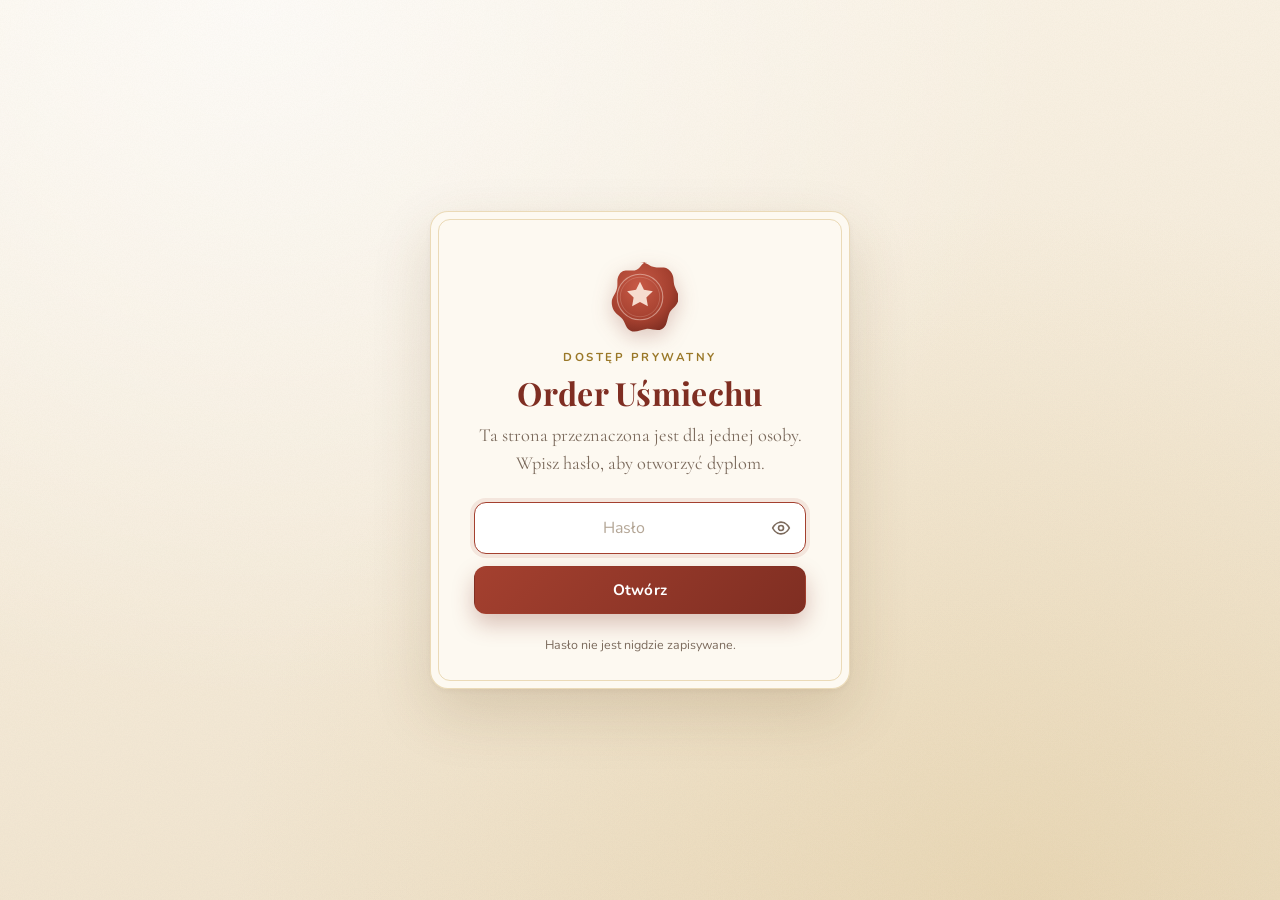
<file: index.html>
<!DOCTYPE html>
<html lang="pl">
<head>
  <meta charset="UTF-8">
  <meta name="viewport" content="width=device-width, initial-scale=1.0">
  <meta name="robots" content="noindex, nofollow">
  <meta name="theme-color" content="#a4402f">
  <title>Order Uśmiechu</title>
  <link rel="icon" href="data:image/svg+xml,<svg xmlns=%22http://www.w3.org/2000/svg%22 viewBox=%220 0 100 100%22><text y=%22.9em%22 font-size=%2290%22>🏅</text></svg>">
  <link rel="preconnect" href="https://fonts.googleapis.com">
  <link rel="preconnect" href="https://fonts.gstatic.com" crossorigin>
  <link href="https://fonts.googleapis.com/css2?family=Playfair+Display:ital,wght@0,600;0,700;1,500&family=Cormorant+Garamond:ital,wght@0,500;0,600;1,500&family=Caveat:wght@600&family=Nunito:wght@400;600;700&display=swap" rel="stylesheet">
  <link rel="stylesheet" href="css/style.css?v=3">
</head>
<body>
  <main class="gate" id="gate">
    <div class="gate-card">
      <svg class="gate-seal" viewBox="0 0 100 100" aria-hidden="true">
        <defs>
          <radialGradient id="wax" cx="40%" cy="35%" r="70%">
            <stop offset="0" stop-color="#c85a46"/>
            <stop offset="0.7" stop-color="#a4402f"/>
            <stop offset="1" stop-color="#7f2e22"/>
          </radialGradient>
        </defs>
        <path fill="url(#wax)" d="M50 4c9 0 12 6 20 7s14-2 20 5 3 13 6 21 7 11 4 19-9 9-12 17-2 15-9 19-13-1-21 0-14 6-21 2-6-12-12-17-11-8-12-17 3-11 6-19-1-14 4-21 12-4 20-5 8-11 17-11z"/>
        <circle cx="50" cy="50" r="30" fill="none" stroke="#f3d3c7" stroke-opacity="0.55" stroke-width="1.5"/>
        <circle cx="50" cy="50" r="26" fill="none" stroke="#f3d3c7" stroke-opacity="0.35" stroke-width="0.8"/>
        <path fill="#f6dccf" d="M50 30l5.2 10.6 11.7 1.7-8.5 8.2 2 11.6L50 56.6l-10.4 5.5 2-11.6-8.5-8.2 11.7-1.7z"/>
      </svg>
      <p class="gate-eyebrow">Dostęp prywatny</p>
      <h1>Order Uśmiechu</h1>
      <p class="gate-subtitle">Ta strona przeznaczona jest dla jednej osoby.<br>Wpisz hasło, aby otworzyć dyplom.</p>
      <form id="gate-form" autocomplete="off">
        <label class="sr-only" for="gate-password">Hasło</label>
        <div class="gate-field">
          <input
            type="password"
            id="gate-password"
            placeholder="Hasło"
            autocomplete="off"
            autocapitalize="off"
            spellcheck="false"
            autofocus
            required
          >
          <button type="button" class="gate-toggle" id="gate-toggle" aria-label="Pokaż hasło" aria-pressed="false">
            <svg viewBox="0 0 24 24" fill="none" stroke="currentColor" stroke-width="2" stroke-linecap="round" stroke-linejoin="round" aria-hidden="true">
              <path d="M2 12s3.5-7 10-7 10 7 10 7-3.5 7-10 7S2 12 2 12z"/>
              <circle cx="12" cy="12" r="3"/>
            </svg>
          </button>
        </div>
        <button type="submit" class="btn btn--primary">Otwórz</button>
      </form>
      <p class="gate-error" id="gate-error" hidden>Niepoprawne hasło. Spróbuj jeszcze raz.</p>
      <p class="gate-foot">Hasło nie jest nigdzie zapisywane.</p>
    </div>
  </main>

  <main class="content" id="content" tabindex="-1" hidden></main>

  <canvas id="confetti-canvas" aria-hidden="true" hidden></canvas>

  <script src="js/crypto.js?v=3"></script>
  <script src="js/gate.js?v=3"></script>
</body>
</html>
</file>
<file: css/style.css>
/* =====================================================================
   Order Uśmiechu — wspólne style (ekran hasła + dyplom)
   Paleta: pergamin, złoto, głęboka czerwień (pieczęć).
   ===================================================================== */

:root {
  --paper: #fbf5ea;
  --paper-deep: #efe2cb;
  --card-bg: #fdf9f1;
  --text: #2f241d;
  --muted: #7b6a5c;

  --gold: #c9a24a;
  --gold-light: #e9cf8a;
  --gold-dark: #9a7828;

  --accent: #a4402f;        /* czerwień pieczęci */
  --accent-dark: #7f2e22;
  --accent-soft: rgba(164, 64, 47, 0.1);

  --error: #a4402f;
  --radius: 18px;
  --shadow: 0 24px 60px rgba(96, 62, 20, 0.16), 0 2px 6px rgba(96, 62, 20, 0.06);

  --font-display: "Playfair Display", Georgia, "Times New Roman", serif;
  --font-body: "Cormorant Garamond", Georgia, "Times New Roman", serif;
  --font-ui: "Nunito", "Segoe UI", Verdana, Arial, sans-serif;
  --font-hand: "Caveat", "Segoe Script", cursive;
}

* {
  box-sizing: border-box;
}

/* Atrybut hidden ma wygrywać z każdym display ustawionym przez klasę */
[hidden] {
  display: none !important;
}

.sr-only {
  position: absolute;
  width: 1px;
  height: 1px;
  padding: 0;
  margin: -1px;
  overflow: hidden;
  clip: rect(0, 0, 0, 0);
  white-space: nowrap;
  border: 0;
}

html {
  -webkit-text-size-adjust: 100%;
}

body {
  margin: 0;
  min-height: 100vh;
  min-height: 100dvh;
  font-family: var(--font-ui);
  color: var(--text);
  background:
    radial-gradient(ellipse at 20% 0%, rgba(255, 255, 255, 0.7), transparent 55%),
    radial-gradient(ellipse at 80% 100%, rgba(201, 162, 74, 0.18), transparent 55%),
    linear-gradient(170deg, var(--paper), var(--paper-deep));
  display: flex;
  align-items: center;
  justify-content: center;
  padding: max(16px, env(safe-area-inset-top)) max(16px, env(safe-area-inset-right))
    max(16px, env(safe-area-inset-bottom)) max(16px, env(safe-area-inset-left));
  overflow-x: hidden;
  position: relative;
}

/* Delikatna faktura papieru (SVG szum, bez zewnętrznych plików) */
body::before {
  content: "";
  position: fixed;
  inset: 0;
  pointer-events: none;
  z-index: 0;
  opacity: 0.55;
  background-image: url("data:image/svg+xml;utf8,<svg xmlns='http://www.w3.org/2000/svg' width='220' height='220'><filter id='n'><feTurbulence type='fractalNoise' baseFrequency='0.85' numOctaves='2' stitchTiles='stitch'/><feColorMatrix values='0 0 0 0 0.35  0 0 0 0 0.25  0 0 0 0 0.12  0 0 0 0.07 0'/></filter><rect width='100%25' height='100%25' filter='url(%23n)'/></svg>");
}

body > * {
  position: relative;
  z-index: 1;
}

img,
svg {
  max-width: 100%;
}

button {
  font-family: inherit;
}

/* ---------------------------------------------------------------------
   Przyciski (wspólne)
   --------------------------------------------------------------------- */

.btn {
  display: inline-flex;
  align-items: center;
  justify-content: center;
  gap: 8px;
  padding: 13px 20px;
  border-radius: 12px;
  border: 1.5px solid transparent;
  font-family: var(--font-ui);
  font-size: 0.95rem;
  font-weight: 700;
  letter-spacing: 0.01em;
  cursor: pointer;
  text-decoration: none;
  transition: transform 0.15s ease, box-shadow 0.15s ease, border-color 0.15s ease,
    background-color 0.15s ease;
}

.btn:active {
  transform: translateY(0);
}

.btn--primary {
  background: linear-gradient(135deg, var(--accent), var(--accent-dark));
  color: #fff;
  box-shadow: 0 10px 22px rgba(127, 46, 34, 0.28);
}

.btn--primary:hover {
  transform: translateY(-2px);
  box-shadow: 0 14px 26px rgba(127, 46, 34, 0.33);
}

.btn--gold {
  background: linear-gradient(135deg, var(--gold), var(--gold-dark));
  color: #fff;
  box-shadow: 0 10px 22px rgba(154, 120, 40, 0.28);
}

.btn--gold:hover {
  transform: translateY(-2px);
  box-shadow: 0 14px 26px rgba(154, 120, 40, 0.33);
}

.btn--ghost {
  background: rgba(255, 255, 255, 0.55);
  color: var(--gold-dark);
  border-color: rgba(201, 162, 74, 0.55);
}

.btn--ghost:hover {
  transform: translateY(-2px);
  border-color: var(--gold);
  background: #fff;
}

.btn:focus-visible,
input:focus-visible,
textarea:focus-visible,
a:focus-visible {
  outline: 3px solid rgba(164, 64, 47, 0.35);
  outline-offset: 2px;
}

/* ---------------------------------------------------------------------
   Ekran hasła
   --------------------------------------------------------------------- */

.gate {
  width: 100%;
  display: flex;
  align-items: center;
  justify-content: center;
  animation: fadeIn 0.6s ease;
}

.gate-card {
  position: relative;
  background: var(--card-bg);
  border-radius: var(--radius);
  box-shadow: var(--shadow), inset 0 0 0 1px rgba(201, 162, 74, 0.35);
  padding: clamp(32px, 8vw, 44px) clamp(22px, 6vw, 36px) clamp(26px, 6vw, 32px);
  max-width: 420px;
  width: 100%;
  text-align: center;
}

.gate-card::after {
  content: "";
  position: absolute;
  inset: 8px;
  border: 1px solid rgba(201, 162, 74, 0.35);
  border-radius: calc(var(--radius) - 6px);
  pointer-events: none;
}

.gate-seal {
  width: 76px;
  height: 76px;
  margin: 0 auto 14px;
  display: block;
  filter: drop-shadow(0 6px 10px rgba(127, 46, 34, 0.25));
  animation: pop 0.6s cubic-bezier(0.2, 0.9, 0.3, 1.2);
}

.gate-eyebrow {
  margin: 0 0 6px;
  font-size: 0.72rem;
  letter-spacing: 0.22em;
  text-transform: uppercase;
  color: var(--gold-dark);
  font-weight: 700;
}

.gate-card h1 {
  font-family: var(--font-display);
  font-size: clamp(1.65rem, 6vw, 2rem);
  margin: 0 0 8px;
  color: var(--accent-dark);
  letter-spacing: 0.01em;
}

.gate-subtitle {
  margin: 0 0 24px;
  font-family: var(--font-body);
  font-size: clamp(1.05rem, 4vw, 1.15rem);
  color: var(--muted);
  line-height: 1.5;
}

#gate-form {
  display: flex;
  flex-direction: column;
  gap: 12px;
}

.gate-field {
  position: relative;
  display: flex;
  align-items: center;
}

#gate-password {
  width: 100%;
  padding: 14px 48px 14px 16px;
  border-radius: 12px;
  border: 1.5px solid rgba(201, 162, 74, 0.55);
  font-size: 1rem;
  text-align: center;
  font-family: var(--font-ui);
  background: #fff;
  color: var(--text);
  letter-spacing: 0.08em;
  transition: border-color 0.15s ease, box-shadow 0.15s ease;
}

#gate-password::placeholder {
  letter-spacing: 0.01em;
  color: #b3a595;
}

#gate-password:focus {
  outline: none;
  border-color: var(--accent);
  box-shadow: 0 0 0 4px var(--accent-soft);
}

.gate-toggle {
  position: absolute;
  right: 6px;
  top: 50%;
  transform: translateY(-50%);
  width: 38px;
  height: 38px;
  border: none;
  border-radius: 10px;
  background: transparent;
  color: var(--muted);
  cursor: pointer;
  display: inline-flex;
  align-items: center;
  justify-content: center;
}

.gate-toggle:hover {
  background: rgba(201, 162, 74, 0.15);
  color: var(--accent-dark);
}

.gate-toggle svg {
  width: 20px;
  height: 20px;
}

.gate-error {
  color: var(--error);
  margin: 14px 0 0;
  font-size: 0.9rem;
  font-weight: 600;
  animation: shake 0.3s ease;
}

.gate-foot {
  margin: 22px 0 0;
  font-size: 0.78rem;
  color: var(--muted);
}

/* ---------------------------------------------------------------------
   Widok po odblokowaniu: pasek górny + dyplom + panel boczny
   --------------------------------------------------------------------- */

.content {
  width: 100%;
  max-width: 720px;
  animation: fadeIn 0.6s ease;
  align-self: flex-start;
}

.content:focus {
  outline: none;
}

.btn--sm {
  padding: 9px 14px;
  font-size: 0.85rem;
  border-radius: 10px;
}

.topbar {
  position: sticky;
  top: 8px;
  z-index: 5;
  display: flex;
  align-items: center;
  justify-content: space-between;
  gap: 10px;
  padding: 10px 12px 10px 16px;
  margin-bottom: 14px;
  border-radius: 14px;
  background: rgba(253, 249, 241, 0.92);
  backdrop-filter: blur(8px);
  -webkit-backdrop-filter: blur(8px);
  box-shadow: 0 8px 24px rgba(96, 62, 20, 0.12), inset 0 0 0 1px rgba(201, 162, 74, 0.4);
}

.topbar-title {
  font-family: var(--font-display);
  font-weight: 700;
  color: var(--accent-dark);
  font-size: 1.05rem;
  white-space: nowrap;
}

.topbar-nav {
  display: flex;
  gap: 8px;
  flex-wrap: wrap;
  justify-content: flex-end;
}

.unlocked-grid {
  display: grid;
  grid-template-columns: 1fr;
  gap: 14px;
}

/* ---------- Dyplom (kompaktowy) ---------- */

.diploma {
  position: relative;
  background: var(--card-bg);
  background-image:
    radial-gradient(circle at 12% 10%, rgba(201, 162, 74, 0.1), transparent 42%),
    radial-gradient(circle at 88% 92%, rgba(164, 64, 47, 0.07), transparent 42%);
  border-radius: 10px;
  box-shadow: var(--shadow);
  padding: clamp(26px, 6vw, 34px) clamp(20px, 6vw, 40px) clamp(22px, 5vw, 28px);
  text-align: center;
  border: 1px solid rgba(154, 120, 40, 0.55);
}

.diploma::before {
  content: "";
  position: absolute;
  inset: 8px;
  border: 2px solid rgba(201, 162, 74, 0.75);
  border-radius: 6px;
  pointer-events: none;
}

.diploma::after {
  content: "";
  position: absolute;
  inset: 13px;
  border: 1px solid rgba(201, 162, 74, 0.4);
  border-radius: 4px;
  pointer-events: none;
}

.corner {
  position: absolute;
  width: 22px;
  height: 22px;
  pointer-events: none;
  z-index: 2;
}

.corner::before,
.corner::after {
  content: "";
  position: absolute;
  background: var(--gold-dark);
}

.corner::before { width: 100%; height: 2px; }
.corner::after { width: 2px; height: 100%; }

.corner--tl { top: 8px; left: 8px; }
.corner--tr { top: 8px; right: 8px; transform: scaleX(-1); }
.corner--bl { bottom: 8px; left: 8px; transform: scaleY(-1); }
.corner--br { bottom: 8px; right: 8px; transform: scale(-1); }

.corner span {
  position: absolute;
  top: 6px;
  left: 6px;
  width: 6px;
  height: 6px;
  background: var(--gold);
  transform: rotate(45deg);
}

.diploma > .reveal {
  animation: rise 0.6s ease both;
  animation-delay: calc(0.05s + var(--d, 0) * 0.08s);
}

.medal {
  width: clamp(64px, 16vw, 78px);
  height: auto;
  margin: 0 auto 4px;
  display: block;
  filter: drop-shadow(0 8px 12px rgba(96, 62, 20, 0.26));
}

.eyebrow {
  margin: 0 0 2px;
  font-size: 0.68rem;
  letter-spacing: 0.26em;
  text-transform: uppercase;
  color: var(--gold-dark);
  font-weight: 700;
}

.diploma h1 {
  font-family: var(--font-display);
  font-size: clamp(1.6rem, 6vw, 2.1rem);
  margin: 0 0 2px;
  color: var(--accent-dark);
  letter-spacing: 0.02em;
  line-height: 1.1;
}

.ornament {
  width: min(180px, 55%);
  height: auto;
  margin: 2px auto 10px;
  display: block;
  color: var(--gold);
}

.lead-in {
  margin: 0;
  font-family: var(--font-body);
  font-style: italic;
  font-size: 1rem;
  color: var(--muted);
}

.name {
  font-family: var(--font-display);
  font-size: clamp(1.4rem, 5.5vw, 1.75rem);
  font-weight: 700;
  color: var(--gold-dark);
  margin: 0 0 14px;
  position: relative;
  display: inline-block;
  padding: 0 12px;
}

.name::after {
  content: "";
  display: block;
  width: 100%;
  height: 2px;
  margin: 4px auto 0;
  background: linear-gradient(90deg, transparent, var(--gold), transparent);
  transform: scaleX(0);
  animation: draw 0.8s ease 0.7s forwards;
}

.diploma-text {
  text-align: left;
  font-family: var(--font-body);
  font-size: clamp(1.02rem, 3.8vw, 1.12rem);
  line-height: 1.5;
  color: var(--text);
}

.diploma-text p {
  margin: 0 0 10px;
}

.diploma-text strong {
  color: var(--accent-dark);
  font-weight: 600;
}

.signoff {
  display: flex;
  align-items: center;
  justify-content: space-between;
  gap: 14px;
  margin-top: 12px;
}

.seal {
  width: clamp(64px, 16vw, 78px);
  height: auto;
  flex-shrink: 0;
  color: var(--accent);
  opacity: 0.88;
  transform: rotate(-9deg);
  filter: drop-shadow(0 3px 4px rgba(127, 46, 34, 0.18));
}

.signature {
  text-align: right;
}

.signature-hand {
  font-family: var(--font-hand);
  font-size: clamp(1.35rem, 5.5vw, 1.6rem);
  color: var(--accent-dark);
  line-height: 1.1;
  margin: 0;
}

.signature-date {
  margin: 4px 0 0;
  font-family: var(--font-body);
  font-style: italic;
  font-size: 0.92rem;
  color: var(--muted);
}

/* ---------- Panel boczny: karta encyklopedii + odpowiedź ---------- */

.side {
  display: flex;
  flex-direction: column;
  gap: 14px;
}

.wiki-card {
  display: flex;
  gap: 14px;
  align-items: flex-start;
  padding: 18px;
  border-radius: 14px;
  text-decoration: none;
  color: #fff;
  background: linear-gradient(140deg, var(--gold) 0%, var(--gold-dark) 100%);
  box-shadow: 0 14px 30px rgba(154, 120, 40, 0.3);
  transition: transform 0.15s ease, box-shadow 0.15s ease;
}

.wiki-card:hover {
  transform: translateY(-2px);
  box-shadow: 0 18px 34px rgba(154, 120, 40, 0.36);
}

.wiki-card-icon {
  width: 44px;
  height: 44px;
  flex-shrink: 0;
  color: #fff7dc;
  opacity: 0.95;
}

.wiki-card-body {
  display: flex;
  flex-direction: column;
  gap: 4px;
  min-width: 0;
}

.wiki-card-eyebrow {
  font-size: 0.68rem;
  letter-spacing: 0.2em;
  text-transform: uppercase;
  font-weight: 700;
  opacity: 0.85;
}

.wiki-card-title {
  font-family: var(--font-display);
  font-size: 1.15rem;
  font-weight: 700;
  line-height: 1.2;
}

.wiki-card-desc {
  font-size: 0.86rem;
  line-height: 1.45;
  opacity: 0.92;
}

.wiki-card-cta {
  margin-top: 6px;
  align-self: flex-start;
  padding: 8px 14px;
  border-radius: 999px;
  background: rgba(255, 255, 255, 0.92);
  color: var(--gold-dark);
  font-size: 0.82rem;
  font-weight: 700;
}

.reply-box {
  padding: 16px 18px;
  border-radius: 14px;
  background: var(--card-bg);
  box-shadow: var(--shadow), inset 0 0 0 1px rgba(201, 162, 74, 0.35);
  text-align: left;
}

.reply-label {
  font-weight: 700;
  margin: 0 0 2px;
  font-size: 1rem;
}

.reply-sub {
  margin: 0 0 10px;
  font-size: 0.84rem;
  color: var(--muted);
}

#reply-text {
  width: 100%;
  padding: 11px 13px;
  border-radius: 12px;
  border: 1.5px solid rgba(201, 162, 74, 0.55);
  font-family: var(--font-ui);
  font-size: 0.95rem;
  resize: vertical;
  background: #fff;
  color: var(--text);
  margin-bottom: 10px;
  min-height: 84px;
}

#reply-text:focus {
  outline: none;
  border-color: var(--accent);
  box-shadow: 0 0 0 4px var(--accent-soft);
}

#reply-send {
  width: 100%;
}

.reply-hint {
  margin: 10px 0 0;
  font-size: 0.82rem;
  color: var(--muted);
  text-align: center;
}

.reply-hint a {
  color: var(--accent-dark);
}

/* ---------------------------------------------------------------------
   Konfetti (jednorazowo po odblokowaniu)
   --------------------------------------------------------------------- */

#confetti-canvas {
  position: fixed;
  inset: 0;
  width: 100%;
  height: 100%;
  pointer-events: none;
  z-index: 999;
}

/* ---------------------------------------------------------------------
   Animacje
   --------------------------------------------------------------------- */

@keyframes fadeIn {
  from { opacity: 0; transform: translateY(8px); }
  to { opacity: 1; transform: translateY(0); }
}

@keyframes rise {
  from { opacity: 0; transform: translateY(14px); }
  to { opacity: 1; transform: translateY(0); }
}

@keyframes pop {
  0% { transform: scale(0.6); opacity: 0; }
  70% { transform: scale(1.08); }
  100% { transform: scale(1); opacity: 1; }
}

@keyframes draw {
  to { transform: scaleX(1); }
}

@keyframes shake {
  0%, 100% { transform: translateX(0); }
  25% { transform: translateX(-4px); }
  75% { transform: translateX(4px); }
}

/* ---------------------------------------------------------------------
   Responsywność
   --------------------------------------------------------------------- */

@media (max-width: 380px) {
  .diploma::after {
    display: none;
  }

  .corner {
    width: 18px;
    height: 18px;
  }

  .corner span {
    display: none;
  }

  .signoff {
    flex-direction: column;
    align-items: center;
  }

  .signature {
    text-align: center;
  }

}

@media (max-width: 560px) {
  .topbar {
    flex-direction: column;
    align-items: stretch;
    gap: 8px;
    padding: 10px 12px;
  }

  .topbar-title {
    text-align: center;
  }

  .topbar-nav {
    justify-content: stretch;
  }

  .topbar-nav .btn {
    flex: 1 1 0;
  }
}

@media (min-width: 640px) {
  .gate-card {
    padding: 48px 44px 36px;
  }
}

/* Szerokie ekrany: dyplom po lewej, panel boczny po prawej — bez scrollowania */
@media (min-width: 960px) {
  .content {
    max-width: 1100px;
  }

  .unlocked-grid {
    grid-template-columns: minmax(0, 1.55fr) minmax(300px, 1fr);
    align-items: start;
  }

  .side {
    position: sticky;
    top: 76px;
  }
}

@media (max-height: 480px) and (orientation: landscape) {
  body {
    align-items: flex-start;
  }

  .gate-card,
  .diploma {
    padding: 22px 26px;
  }

  .medal {
    width: 56px;
  }
}

@media (prefers-reduced-motion: reduce) {
  *,
  *::before,
  *::after {
    animation-duration: 0.01ms !important;
    animation-delay: 0s !important;
    animation-iteration-count: 1 !important;
    transition-duration: 0.01ms !important;
  }

  .name::after {
    transform: scaleX(1);
  }

  #confetti-canvas {
    display: none;
  }
}

@media (pointer: coarse) {
  .btn,
  #gate-password,
  #reply-text {
    min-height: 48px;
  }
}

/* ---------------------------------------------------------------------
   Druk — tylko dyplom
   --------------------------------------------------------------------- */

@media print {
  @page {
    margin: 12mm;
  }

  body {
    background: #fff;
    padding: 0;
    display: block;
  }

  body::before,
  .gate,
  .topbar,
  .side,
  #confetti-canvas {
    display: none !important;
  }

  .unlocked-grid {
    display: block;
  }

  .content {
    max-width: none;
    animation: none;
  }

  .diploma {
    box-shadow: none;
    border-color: var(--gold-dark);
    -webkit-print-color-adjust: exact;
    print-color-adjust: exact;
  }

  .diploma > .reveal {
    animation: none;
    opacity: 1;
  }

  .name::after {
    transform: scaleX(1);
    animation: none;
  }
}
</file>
<file: css/encyklopedia.css>
/* =====================================================================
   Encyklopedia — style strony (korzysta ze zmiennych z style.css)
   ===================================================================== */

:root {
  --abbr: #4f6b5a;       /* kolor kategorii „Skróty” */
  --abbr-soft: rgba(79, 107, 90, 0.12);
}

.encyclopedia-page {
  align-items: flex-start;
  padding: max(20px, env(safe-area-inset-top)) max(16px, env(safe-area-inset-right)) 60px
    max(16px, env(safe-area-inset-left));
}

.wiki {
  width: 100%;
  max-width: 780px;
  margin: 0 auto;
  animation: fadeIn 0.6s ease;
}

/* ---------- Nagłówek ---------- */

.wiki-header {
  background: var(--card-bg);
  border-radius: var(--radius);
  box-shadow: var(--shadow), inset 0 0 0 1px rgba(201, 162, 74, 0.35);
  padding: clamp(22px, 6vw, 32px) clamp(18px, 5vw, 30px);
  margin-bottom: 18px;
}

.wiki-header-top {
  display: flex;
  align-items: center;
  justify-content: space-between;
  gap: 12px;
  margin-bottom: 8px;
}

.wiki-eyebrow {
  margin: 0;
  font-size: 0.74rem;
  letter-spacing: 0.22em;
  text-transform: uppercase;
  color: var(--gold-dark);
  font-weight: 700;
}

.wiki-back {
  font-size: 0.85rem;
  font-weight: 700;
  color: var(--accent-dark);
  text-decoration: none;
  padding: 6px 12px;
  border-radius: 999px;
  border: 1.5px solid rgba(164, 64, 47, 0.3);
  white-space: nowrap;
  transition: background-color 0.15s ease, border-color 0.15s ease;
}

.wiki-back:hover {
  background: var(--accent-soft);
  border-color: var(--accent);
}

.wiki-header h1 {
  font-family: var(--font-display);
  font-size: clamp(1.45rem, 6vw, 2rem);
  margin: 0 0 12px;
  color: var(--accent-dark);
  line-height: 1.15;
}

.wiki-subtitle {
  margin: 0 0 14px;
  line-height: 1.6;
  font-family: var(--font-body);
  font-size: clamp(1.05rem, 4vw, 1.15rem);
  color: var(--text);
}

.wiki-meta {
  margin: 0;
  display: flex;
  flex-wrap: wrap;
  gap: 6px 10px;
  font-size: 0.82rem;
  color: var(--muted);
}

.wiki-meta strong {
  color: var(--accent-dark);
}

.wiki-meta-sep {
  opacity: 0.6;
}

kbd {
  font-family: var(--font-ui);
  font-size: 0.75rem;
  padding: 1px 6px;
  border-radius: 6px;
  border: 1px solid rgba(201, 162, 74, 0.55);
  background: #fff;
  color: var(--text);
}

/* ---------- Układ ---------- */

.wiki-layout {
  display: grid;
  grid-template-columns: 1fr;
  gap: 16px;
}

.wiki-sidebar {
  background: var(--card-bg);
  border-radius: var(--radius);
  box-shadow: var(--shadow), inset 0 0 0 1px rgba(201, 162, 74, 0.35);
  padding: clamp(16px, 5vw, 20px);
  display: flex;
  flex-direction: column;
  gap: 12px;
}

/* ---------- Wyszukiwarka ---------- */

.wiki-search-wrap {
  position: relative;
}

.wiki-search {
  width: 100%;
  padding: 12px 40px 12px 14px;
  border-radius: 12px;
  border: 1.5px solid rgba(201, 162, 74, 0.55);
  font-size: 1rem;
  font-family: var(--font-ui);
  background: #fff;
  color: var(--text);
  transition: border-color 0.15s ease, box-shadow 0.15s ease;
}

.wiki-search::-webkit-search-cancel-button {
  display: none;
}

.wiki-search:focus {
  outline: none;
  border-color: var(--accent);
  box-shadow: 0 0 0 4px var(--accent-soft);
}

.wiki-clear {
  position: absolute;
  right: 6px;
  top: 50%;
  transform: translateY(-50%);
  width: 32px;
  height: 32px;
  border: none;
  border-radius: 8px;
  background: transparent;
  color: var(--muted);
  font-size: 1.3rem;
  line-height: 1;
  cursor: pointer;
}

.wiki-clear:hover {
  background: rgba(201, 162, 74, 0.15);
  color: var(--accent-dark);
}

/* ---------- Zakładki ---------- */

.wiki-tabs {
  display: flex;
  gap: 6px;
  flex-wrap: wrap;
}

.wiki-tab {
  display: inline-flex;
  align-items: center;
  gap: 6px;
  padding: 7px 12px;
  min-height: 36px;
  border-radius: 999px;
  border: 1.5px solid rgba(201, 162, 74, 0.5);
  background: #fff;
  color: var(--text);
  font-weight: 700;
  font-size: 0.82rem;
  cursor: pointer;
  transition: all 0.15s ease;
  flex: 1 1 auto;
  justify-content: center;
  white-space: nowrap;
}

.wiki-tab:hover {
  border-color: var(--accent);
}

.wiki-tab.active {
  background: linear-gradient(135deg, var(--accent), var(--accent-dark));
  border-color: transparent;
  color: #fff;
}

.wiki-tab-count {
  font-size: 0.7rem;
  font-weight: 700;
  padding: 1px 7px;
  border-radius: 999px;
  background: rgba(201, 162, 74, 0.2);
  color: var(--gold-dark);
}

.wiki-tab.active .wiki-tab-count {
  background: rgba(255, 255, 255, 0.22);
  color: #fff;
}

/* ---------- Pasek narzędzi ---------- */

.wiki-toolbar {
  display: flex;
  align-items: center;
  justify-content: space-between;
  gap: 8px;
  font-size: 0.8rem;
  color: var(--muted);
}

.wiki-result-count strong {
  color: var(--text);
}

.wiki-random {
  border: none;
  background: transparent;
  color: var(--accent-dark);
  font-weight: 700;
  font-size: 0.8rem;
  cursor: pointer;
  padding: 4px 8px;
  border-radius: 8px;
}

.wiki-random:hover {
  background: var(--accent-soft);
}

/* ---------- Lista haseł ---------- */

.wiki-index {
  list-style: none;
  margin: 0;
  padding: 0 2px 0 0;
  display: flex;
  flex-direction: column;
  gap: 4px;
  max-height: 48vh;
  overflow-y: auto;
  scrollbar-width: thin;
  scrollbar-color: rgba(201, 162, 74, 0.6) transparent;
}

.wiki-group {
  position: sticky;
  top: 0;
  z-index: 1;
  margin: 6px 0 2px;
  padding: 6px 10px 4px;
  font-size: 0.7rem;
  letter-spacing: 0.14em;
  text-transform: uppercase;
  font-weight: 700;
  color: var(--gold-dark);
  background: var(--card-bg);
}

.wiki-index-item {
  width: 100%;
  display: flex;
  align-items: center;
  justify-content: space-between;
  gap: 10px;
  padding: 10px 12px;
  min-height: 44px;
  border-radius: 10px;
  border: 1px solid transparent;
  background: transparent;
  color: var(--text);
  font-family: inherit;
  font-size: 0.9rem;
  text-align: left;
  cursor: pointer;
  transition: background 0.15s ease, border-color 0.15s ease;
}

.wiki-index-item:hover {
  background: rgba(201, 162, 74, 0.12);
}

.wiki-index-item.active {
  background: var(--accent-soft);
  border-color: rgba(164, 64, 47, 0.5);
}

.wiki-index-item:focus-visible {
  outline: 3px solid rgba(164, 64, 47, 0.35);
  outline-offset: 1px;
}

.wiki-index-term {
  font-weight: 600;
  line-height: 1.3;
}

.wiki-index-term mark {
  background: rgba(201, 162, 74, 0.35);
  color: inherit;
  border-radius: 3px;
  padding: 0 1px;
}

/* ---------- Odznaki kategorii ---------- */

.wiki-badge {
  flex-shrink: 0;
  font-size: 0.68rem;
  font-weight: 700;
  padding: 3px 8px;
  border-radius: 999px;
  color: #fff;
  white-space: nowrap;
  letter-spacing: 0.02em;
}

.wiki-badge--lg {
  font-size: 0.76rem;
  padding: 4px 12px;
}

.wiki-badge--glossary { background: var(--gold-dark); }
.wiki-badge--abbr { background: var(--abbr); }
.wiki-badge--skills { background: var(--accent-dark); }

.wiki-empty {
  text-align: center;
  color: var(--muted);
  padding: 16px 0 4px;
  font-size: 0.9rem;
}

/* ---------- Treść hasła ---------- */

.wiki-content {
  background: var(--card-bg);
  border-radius: var(--radius);
  box-shadow: var(--shadow), inset 0 0 0 1px rgba(201, 162, 74, 0.35);
  padding: clamp(20px, 6vw, 32px);
  min-height: 240px;
  scroll-margin-top: 16px;
}

.wiki-content-placeholder {
  min-height: 180px;
  display: flex;
  flex-direction: column;
  align-items: center;
  justify-content: center;
  text-align: center;
  color: var(--muted);
  gap: 8px;
}

.wiki-content-placeholder-icon {
  font-family: var(--font-display);
  font-size: 2.4rem;
  margin: 0;
  color: var(--gold);
}

.wiki-content-head {
  display: flex;
  align-items: center;
  justify-content: space-between;
  gap: 10px;
  margin-bottom: 12px;
}

.wiki-content-position {
  font-size: 0.78rem;
  color: var(--muted);
  white-space: nowrap;
}

.wiki-content-title {
  font-family: var(--font-display);
  font-size: clamp(1.35rem, 5vw, 1.7rem);
  margin: 0 0 12px;
  color: var(--accent-dark);
  line-height: 1.2;
}

.wiki-content-summary {
  font-family: var(--font-body);
  font-weight: 600;
  font-size: clamp(1.12rem, 4vw, 1.25rem);
  line-height: 1.55;
  margin: 0 0 16px;
  color: var(--text);
}

.wiki-content-detail {
  line-height: 1.7;
  margin: 0;
  padding-top: 16px;
  border-top: 1px dashed rgba(201, 162, 74, 0.5);
  font-size: 0.97rem;
}

/* Ramki „dlaczego” / „w praktyce” */
.wiki-box {
  margin-top: 16px;
  padding: 14px 16px;
  border-radius: 12px;
  border-left: 4px solid;
}

.wiki-box--why {
  background: var(--accent-soft);
  border-color: var(--accent);
}

.wiki-box--example {
  background: rgba(201, 162, 74, 0.12);
  border-color: var(--gold);
}

.wiki-box-label {
  margin: 0 0 4px;
  font-size: 0.72rem;
  letter-spacing: 0.14em;
  text-transform: uppercase;
  font-weight: 700;
  color: var(--accent-dark);
}

.wiki-box--example .wiki-box-label {
  color: var(--gold-dark);
}

.wiki-box-text {
  margin: 0;
  line-height: 1.6;
  font-size: 0.95rem;
}

.wiki-box--example .wiki-box-text {
  font-family: var(--font-body);
  font-style: italic;
  font-size: 1.08rem;
}

/* Powiązane */
.wiki-related {
  margin-top: 20px;
  padding-top: 16px;
  border-top: 1px dashed rgba(201, 162, 74, 0.5);
}

.wiki-related-label {
  margin: 0 0 8px;
  font-size: 0.72rem;
  letter-spacing: 0.14em;
  text-transform: uppercase;
  font-weight: 700;
  color: var(--gold-dark);
}

.wiki-related-chips {
  display: flex;
  flex-wrap: wrap;
  gap: 6px;
}

.wiki-chip {
  padding: 6px 12px;
  border-radius: 999px;
  border: 1.5px solid rgba(201, 162, 74, 0.55);
  background: #fff;
  color: var(--text);
  font-size: 0.8rem;
  font-weight: 600;
  cursor: pointer;
  text-align: left;
  transition: border-color 0.15s ease, background-color 0.15s ease;
}

.wiki-chip:hover {
  border-color: var(--accent);
  background: var(--accent-soft);
}

/* Poprzednie / następne */
.wiki-nav {
  display: grid;
  grid-template-columns: 1fr 1fr;
  gap: 10px;
  margin-top: 22px;
}

.wiki-nav-btn {
  display: flex;
  flex-direction: column;
  gap: 2px;
  padding: 10px 12px;
  border-radius: 12px;
  border: 1.5px solid rgba(201, 162, 74, 0.45);
  background: rgba(255, 255, 255, 0.6);
  color: var(--text);
  cursor: pointer;
  text-align: left;
  transition: border-color 0.15s ease, background-color 0.15s ease;
  min-width: 0;
}

.wiki-nav-btn--next {
  text-align: right;
  align-items: flex-end;
}

.wiki-nav-btn:hover {
  border-color: var(--accent);
  background: #fff;
}

.wiki-nav-dir {
  font-size: 0.68rem;
  letter-spacing: 0.14em;
  text-transform: uppercase;
  font-weight: 700;
  color: var(--muted);
}

.wiki-nav-term {
  font-size: 0.82rem;
  font-weight: 600;
  line-height: 1.3;
  overflow: hidden;
  text-overflow: ellipsis;
  display: -webkit-box;
  -webkit-line-clamp: 2;
  -webkit-box-orient: vertical;
}

/* ---------- Stopka ---------- */

.wiki-footer {
  text-align: center;
  margin-top: 24px;
}

.wiki-footer-note {
  margin: 0 0 12px;
  font-size: 0.78rem;
  color: var(--muted);
  line-height: 1.5;
}

.wiki-footer a {
  color: var(--accent-dark);
  text-decoration: none;
  font-weight: 700;
}

.wiki-footer a:hover {
  text-decoration: underline;
}

/* ---------- Responsywność ---------- */

@media (max-width: 420px) {
  .wiki-header-top {
    flex-direction: column;
    align-items: flex-start;
  }

  .wiki-nav {
    grid-template-columns: 1fr;
  }

  .wiki-nav-btn--next {
    text-align: left;
    align-items: flex-start;
  }
}

@media (min-width: 640px) {
  .wiki-header {
    padding: 34px 40px;
  }
}

@media (min-width: 900px) {
  .wiki {
    max-width: 1000px;
  }

  .wiki-layout {
    grid-template-columns: 320px 1fr;
    align-items: start;
  }

  .wiki-sidebar {
    position: sticky;
    top: 20px;
    max-height: calc(100vh - 40px);
  }

  .wiki-index {
    max-height: none;
    flex: 1 1 auto;
    min-height: 0;
  }

  .wiki-sidebar {
    display: flex;
  }
}

@media (pointer: coarse) {
  .wiki-tab,
  .wiki-search,
  .wiki-index-item,
  .wiki-chip {
    min-height: 44px;
  }
}

@media (prefers-reduced-motion: reduce) {
  .wiki {
    animation: none;
  }
}

@media print {
  .wiki-sidebar,
  .wiki-footer,
  .wiki-nav,
  .wiki-back {
    display: none !important;
  }

  .wiki-layout {
    grid-template-columns: 1fr;
  }
}
</file>
